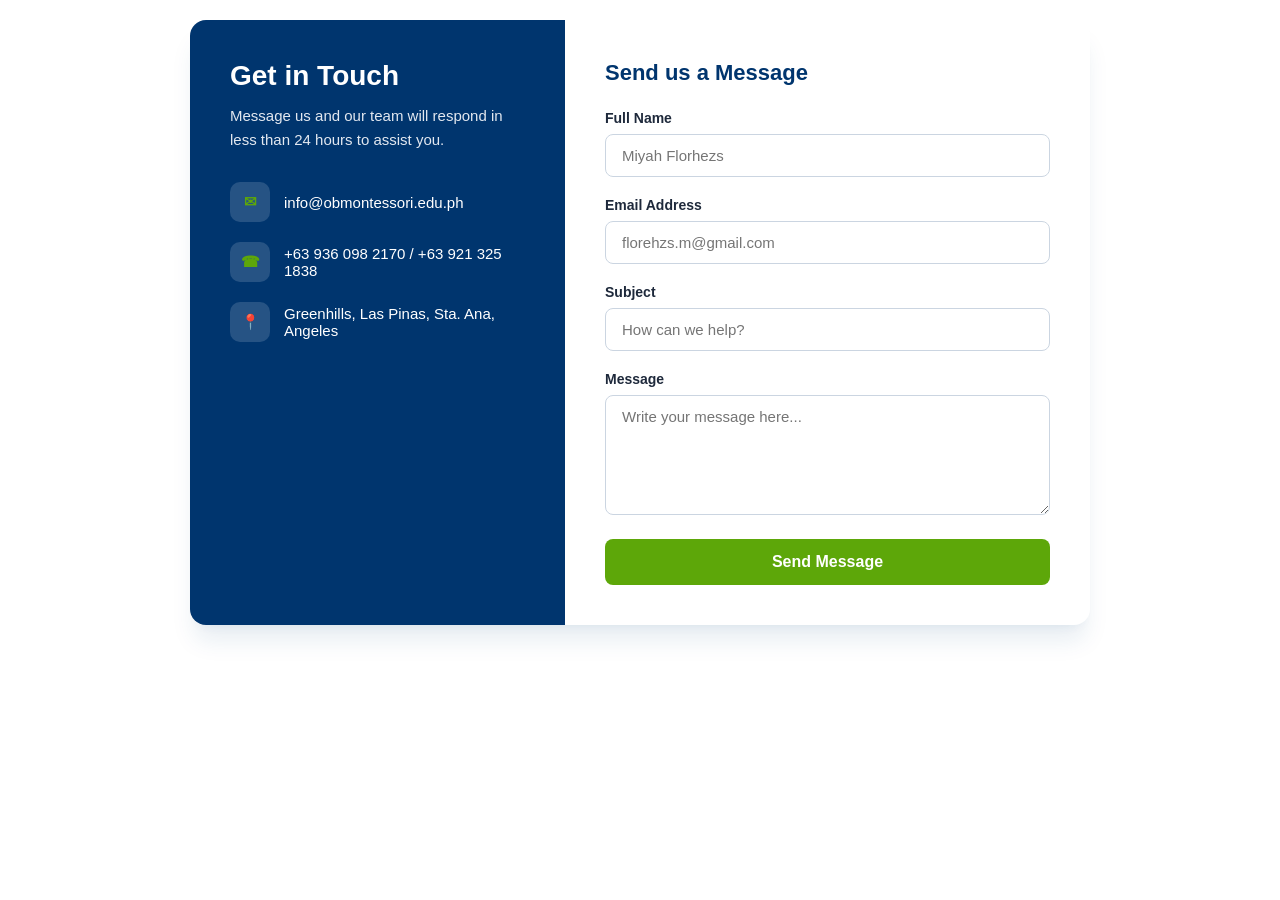
<file: contact.html>
<!DOCTYPE html>
<html lang="en">
<head>
  <meta charset="UTF-8">
  <meta name="viewport" content="width=device-width, initial-scale=1.0">
  <title>Contact Us</title>
  <style>
    :root {
      --primary-blue: #00356E;
      --accent-green: #5DA709;
      --green-hover: #427a01;
      --bg-light: #f0f9ff;
      --white: #ffffff;
      --text-dark: #1e293b;
      --text-muted: #64748b;
      --border-color: #cbd5e1;
    }

    * {
      box-sizing: border-box;
      margin: 0;
      padding: 0;
      font-family:'Gill Sans', 'Gill Sans MT', Calibri, 'Trebuchet MS', sans-serif;
    }

    body {
      background:#00356E
      min-height: 100vh;
      display: flex;
      align-items: center;
      justify-content: center;
      padding: 20px;
    }

    .contact-container {
      background: var(--white);
      max-width: 900px;
      width: 100%;
      border-radius: 16px;
      box-shadow: 0 20px 25px -5px rgba(15, 76, 129, 0.1), 0 8px 10px -6px rgba(15, 76, 129, 0.05);
      display: grid;
      grid-template-columns: 1fr 1.4fr;
      overflow: hidden;
    }

    .contact-info {
      background:#00356E;
      color: var(--white);
      padding: 40px;
      display: flex;
      flex-direction: column;
      justify-content: space-between;
    }

    .contact-info h2 {
      font-size: 28px;
      margin-bottom: 12px;
      font-weight: 700;
    }

    .contact-info p {
      font-size: 15px;
      line-height: 1.6;
      color: #e2e8f0;
      margin-bottom: 30px;
    }

    .info-details {
      display: flex;
      flex-direction: column;
      gap: 20px;
    }


    .info-item {
      display: flex;
      align-items: center;
      gap: 14px;
      font-size: 15px;
    }

    .icon-badge {
      background: rgba(255, 255, 255, 0.15);
      color: var(--accent-green);
      width: 40px;
      height: 40px;
      border-radius: 10px;
      display: flex;
      align-items: center;
      justify-content: center;
      font-weight: bold;
      flex-shrink: 0;
    }



    .contact-form {
      padding: 40px;
    }

    .contact-form h3 {
      color: var(--primary-blue);
      font-size: 22px;
      margin-bottom: 24px;
    }

    .form-group {
      margin-bottom: 20px;
    }

    label {
      display: block;
      font-size: 14px;
      font-weight: 600;
      margin-bottom: 8px;
      color: var(--text-dark);
    }

    input, textarea {
      width: 100%;
      padding: 12px 16px;
      border: 1.5px solid var(--border-color);
      border-radius: 8px;
      font-size: 15px;
      color: var(--text-dark);
      transition: border-color 0.2s, box-shadow 0.2s;
    }

    input:focus, textarea:focus {
      outline: none;
      border-color: var(--accent-green);
      box-shadow: 0 0 0 3px rgba(16, 185, 129, 0.15);
    }

    textarea {
      resize: vertical;
      min-height: 120px;
    }

    button {
      background-color: var(--accent-green);
      color: var(--white);
      border: none;
      padding: 14px 28px;
      font-size: 16px;
      font-weight: 600;
      border-radius: 8px;
      cursor: pointer;
      width: 100%;
      transition: background-color 0.2s, transform 0.1s;
    }

    button:hover {
      background-color: var(--green-hover);
    }

    button:active {
      transform: scale(0.99);
    }

    @media (max-width: 768px) {
      .contact-container {
        grid-template-columns: 1fr;
      }
      .contact-info, .contact-form {
        padding: 30px;

      }
    }
  </style>
</head>
<body>

  <div class="contact-container">
    <div class="contact-info">
      <div>
        <h2>Get in Touch</h2>
        <p>Message us and our team will respond in less than 24 hours to assist you.</p>
        
        <div class="info-details">
          <div class="info-item">
            <div class="icon-badge">✉</div>
            <span>info@obmontessori.edu.ph</span>
          </div>
          <div class="info-item">
            <div class="icon-badge">☎</div>
            <span>+63 936 098 2170 / +63 921 325 1838</span>
          </div>
          <div class="info-item">
            <div class="icon-badge">📍</div>
            <span>Greenhills, Las Pinas, Sta. Ana, Angeles</span>
          </div>
        </div>
      </div>
    </div>


    <div class="contact-form">
      <h3>Send us a Message</h3>
      <form action="#" method="POST">
        <div class="form-group">
          <label for="name">Full Name</label>
          <input type="text" id="name" name="name" placeholder="Miyah Florhezs" required>
        </div>

        <div class="form-group">
          <label for="email">Email Address</label>
          <input type="email" id="email" name="email" placeholder="florehzs.m@gmail.com" required>
        </div>

        <div class="form-group">
          <label for="subject">Subject</label>
          <input type="text" id="subject" name="subject" placeholder="How can we help?" required>
        </div>

        <div class="form-group">
          <label for="message">Message</label>
          <textarea id="message" name="message" placeholder="Write your message here..." required></textarea>
        </div>

        <button type="submit">Send Message</button>
      </form>
    </div>
  </div>

</body>
</html>
</file>
